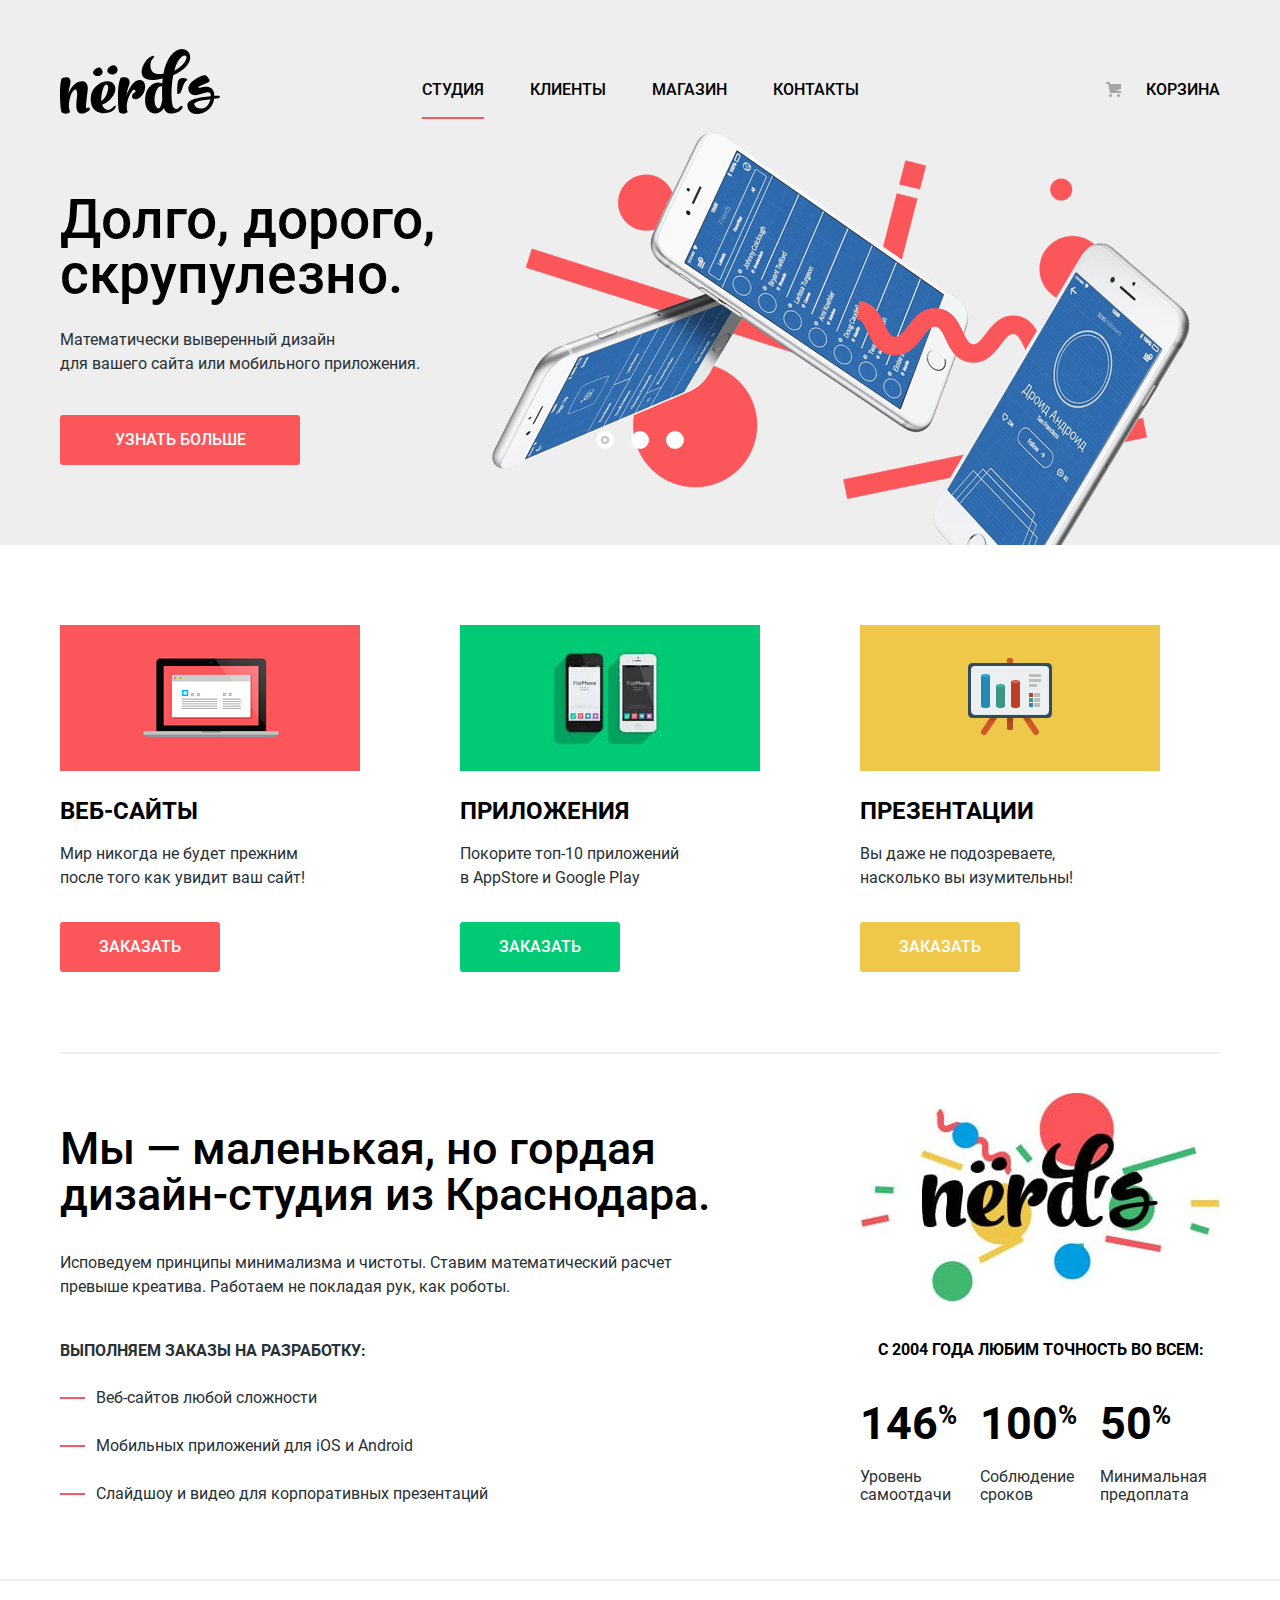
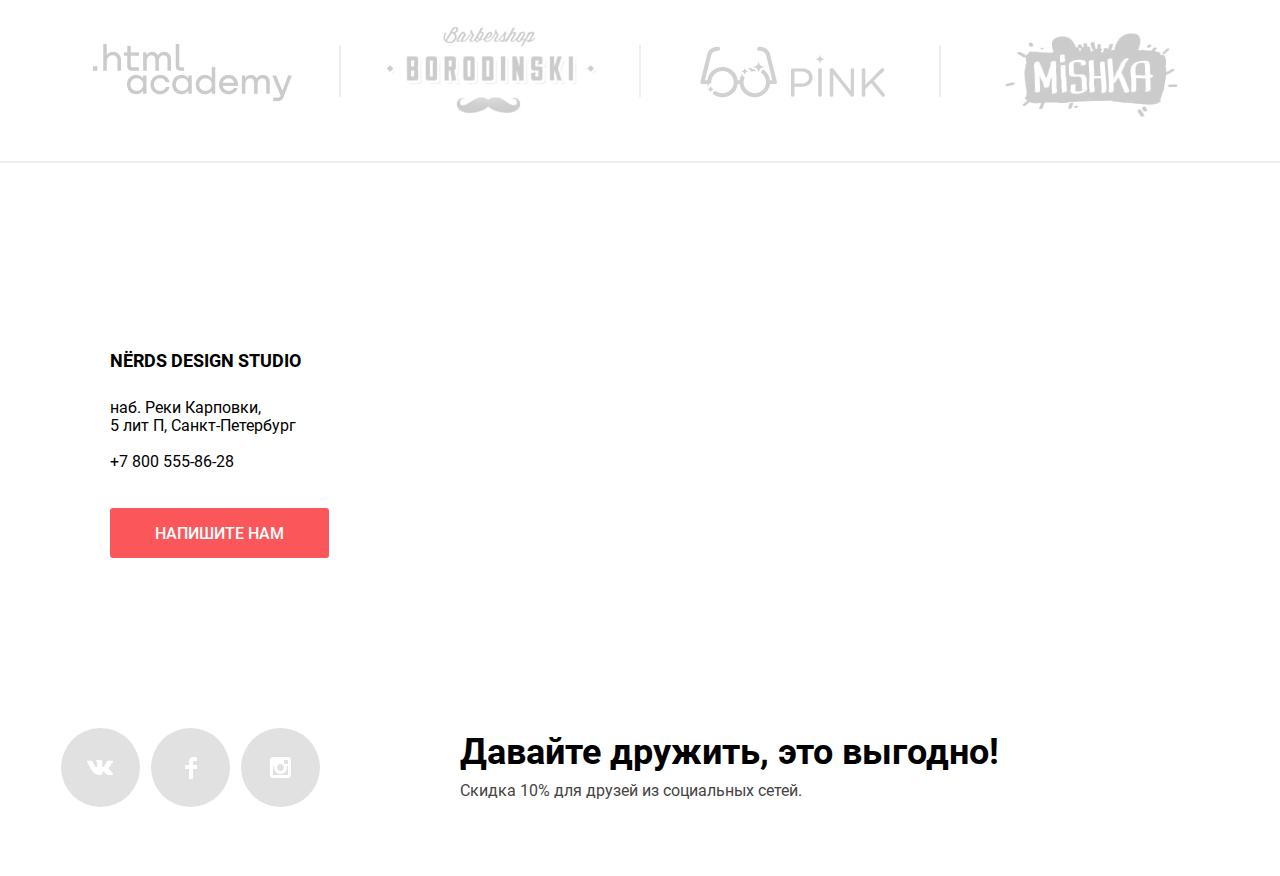
<file: index.html>
<!DOCTYPE html>
<html class="page" lang="ru">
  <head>
    <meta charset="utf-8">
    <meta name="viewport" content="width=device-width, initial-scale=1.0">
    <meta http-equiv="X-UA-Compatible" content="ie=edge">
    <link rel="icon" href="favicon.ico">
    <link rel="icon" href="favicons/icon.svg" type="image/svg+xml">
    <link rel="apple-touch-icon" href="favicons/apple.png">
    <link rel="manifest" href="manifest.webmanifest">
    <title>Nerds</title>
    <link href="css/normalize.css" rel="stylesheet">
    <link href="css/style.min.css" rel="stylesheet">
  </head>
  <body class="page-body">
    <header class="main-header">
      <div class="container main-header__container">
        <a class="logo main-header__logo">
          <img class="logo__image" src="img/logo-nerds.svg" width="160" height="66" alt="Логотип Nerds">
        </a>
        <nav class="main-header__nav">
          <ul class="links">
            <li class="links__item">
              <a class="links__link links__item--active" href="blank.html">Студия</a>
            </li>
            <li class="links__item">
              <a class="links__link" href="blank.html">Клиенты</a>
            </li>
            <li class="links__item">
              <a class="links__link" href="catalog.html">Магазин</a>
            </li>
            <li class="links__item">
              <a class="links__link" href="blank.html">Контакты</a>
            </li>
          </ul>
        </nav>
        <div class="main-header__user-block">
          <ul class="links">
            <li class="links__item links__item--cart">
              <a class="links__link" href="blank.html">Корзина</a>
            </li>
          </ul>
        </div>
      </div>
    </header>
    <main class="main-content">
      <h1 class="visually-hidden">Дизайн-студия Nёrds</h1>
      <section class="slider main-content__slider">
        <div class="container slider__container">
          <h2 class="visually-hidden">Блок слайдера</h2>
          <ul class="slider__list">
            <li class="slider__item slider__item--first">
              <div class="slider__inner-text">
                <p class="slider__title">Долго, дорого, скрупулезно.</p>
                <p class="slider__text">Математически выверенный дизайн<br> для вашего сайта или мобильного приложения.</p>
                <a class="button slider__button" href="blank.html">Узнать больше</a>
              </div>
            </li>
            <li class="slider__item slider__item--second visually-hidden">
              <div class="slider__inner-text">
                <p class="slider__title slider__title--math">Любим математику как никто другой</p>
                <p class="slider__text slider__text--math">Никакого креатива, только математические формулы<br> для расчета идеальных пропорций</p>
                <a class="button slider__button" href="blank.html">Узнать больше</a>
              </div>
            </li>
            <li class="slider__item slider__item--third visually-hidden">
              <div class="slider__inner-text">
                <p class="slider__title slider__title--math">Только ночь,<br> только хардкор</p>
                <p class="slider__text slider__text--math">Работать днем, как все? Мы против этого.<br> Ближе к полуночи работа только начинается.</p>
                <a class="button slider__button" href="blank.html">Узнать больше</a>
              </div>
            </li>
          </ul>
          <ul class="slider__controls-list">
            <li class="slider__control-item slider__control-item--active" tabindex="0"></li>
            <li class="slider__control-item" tabindex="0"></li>
            <li class="slider__control-item" tabindex="0"></li>
          </ul>
        </div>
      </section>
      <section class="products main-content__products">
        <div class="container">
          <h2 class="visually-hidden">Наша продукция</h2>
          <ul class="products__list">
            <li class="products__item products__item--sites">
              <p class="products__title">Веб-сайты</p>
              <p class="products__text">Мир никогда не будет прежним<br> после того как увидит ваш сайт!</p>
              <a class="button products__button button--products-red" href="catalog.html">Заказать</a>
            </li>
            <li class="products__item products__item--applications">
              <p class="products__title">Приложения</p>
              <p class="products__text">Покорите топ-10 приложений<br> в AppStore и Google Play</p>
              <a class="button products__button button--products-green" href="catalog.html">Заказать</a>
            </li>
            <li class="products__item products__item--presentations">
              <p class="products__title">Презентации</p>
              <p class="products__text">Вы даже не подозреваете,<br> насколько вы изумительны!</p>
              <a class="button products__button button--products-yellow" href="catalog.html">Заказать</a>
            </li>
          </ul>
        </div>
      </section>
      <section class="info main-content__info">
        <div class="container info__container">
          <div class="info__left">
            <h2 class="visually-hidden">Информация о нас</h2>
            <p class="info__title">Мы — маленькая, но гордая<br> дизайн-студия из Краснодара.</p>
            <p class="info__text">Исповедуем принципы минимализма и чистоты. Ставим математический расчет<br> превыше креатива. Работаем не покладая рук, как роботы.</p>
            <p class="info__list-caption">Выполняем заказы на разработку:</p>
            <ul class="info__list">
              <li class="info__item">Веб-сайтов любой сложности</li>
              <li class="info__item">Мобильных приложений для iOS и Android</li>
              <li class="info__item">Слайдшоу и видео для корпоративных презентаций</li>
            </ul>
          </div>
          <div class="info__right">
            <img class="info__logo" src="img/logo-additional.jpg" width="360" height="208" alt="Логотип nerds">
            <p class="info__numbers-caption">с 2004 года любим точность во всем:</p>
            <ul class="info__numbers-list">
              <li class="info__number-item">
                <p class="info__number">146<span class="info__number-percent">%</span></p>
                <p class="info__number-text">Уровень самоотдачи</p>
              </li>
              <li class="info__number-item">
                <p class="info__number">100<span class="info__number-percent">%</span></p>
                <p class="info__number-text">Соблюдение сроков</p>
              </li>
              <li class="info__number-item">
                <p class="info__number">50<span class="info__number-percent">%</span></p>
                <p class="info__number-text">Минимальная предоплата</p>
              </li>
            </ul>
          </div>
        </div>
      </section>
      <section class="portfolio">
        <h2 class="visually-hidden">Наши партнеры</h2>
        <div class="container portfolio__container">
          <ul class="portfolio__list">
            <li class="portfolio__item">
              <a class="portfolio__link portfolio__link--htmlacademy" href="blank.html">
                <img class="portfolio__logo" src="img/logo-htmlacademy.jpg" width="199" height="58" alt="Логотип htmlacademy">
              </a>
            </li>
            <li class="portfolio__item">
              <a class="portfolio__link portfolio__link--borodinski" href="blank.html">
                <img class="portfolio__logo" src="img/logo-borodinski.jpg" width="209" height="90" alt="Логотип borodinski">
              </a>
            </li>
            <li class="portfolio__item">
              <a class="portfolio__link portfolio__link--pink" href="blank.html">
                <img class="portfolio__logo" src="img/logo-pink.jpg" width="185" height="52" alt="Логотип pink">
              </a>
            </li>
            <li class="portfolio__item">
              <a class="portfolio__link portfolio__link--mishka" href="blank.html">
                <img class="portfolio__logo" src="img/logo-mishka.jpg" width="173" height="84" alt="Логотип mishka">
              </a>
            </li>
          </ul>
        </div>
      </section>
    </main>
    <footer class="main-footer">
      <section class="contacts main-footer__contacts">
        <h2 class="visually-hidden">Наши контакты</h2>
        <div class="contacts__inner">
          <p class="contacts__title">Nёrds Design Studio</p>
          <p class="contacts__text">наб. Реки Карповки,<br> 5 лит П, Санкт-Петербург</p>
          <p class="contacts__text">+7 800 555-86-28</p>
          <a class="button contacts__button button--contacts" href="blank.html">Напишите нам</a>
        </div>
        <iframe class="contacts__map" src="https://www.google.com/maps/embed?pb=!1m18!1m12!1m3!1d1996.835460050526!2d30.31569726044332!3d59.968052806642625!2m3!1f0!2f0!3f0!3m2!1i1024!2i768!4f13.1!3m3!1m2!1s0x4696315bc48a26c9%3A0x8a49e1486716f5b1!2z0L3QsNCxLiBQ0LXQutC4INCa0LDRgNC_0L7QstC60LgsIDXQnywg0KHQsNC90LrRgi3Qn9C10YLQtdGA0LHRg9GA0LMsIDE5NzAyMg!5e0!3m2!1sru!2sru!4v1665138593999!5m2!1sru!2sru" allowfullscreen="" loading="lazy" referrerpolicy="no-referrer-when-downgrade"></iframe>
      </section>
      <div class="container main-footer__container">
        <section class="socials main-footer__socials">
          <h2 class="visually-hidden">Мы в социальных сетях</h2>
          <ul class="socials__list">
            <li class="socials__item">
              <a class="socials__link socials__link--vk" href="https://vk.com" aria-label="vk.com">vk.com</a>
            </li>
            <li class="socials__item">
              <a class="socials__link socials__link--fb" href="https://facebook.com" aria-label="facebook.com">facebook.com</a>
            </li>
            <li class="socials__item">
              <a class="socials__link socials__link--inst" href="https://instagram.com" aria-label="instagram.com">instagram.com</a>
            </li>
          </ul>
        </section>
        <section class="special-offer main-footer__special-offer">
          <h2 class="visually-hidden">Специальное предложение</h2>
          <p class="special-offer__title">Давайте дружить, это выгодно!</p>
          <p class="special-offer__text">Скидка 10% для друзей из социальных сетей.</p>
        </section>
      </div>
    </footer>
    <section class="popup visually-hidden">
      <h2 class="popup__title">Напишите нам</h2>
      <div class="popup__close" tabindex="0"></div>
      <form class="popup__form" action="https://echo.htmlacademy.ru" method="post">
        <div class="popup__wrap">
          <p class="popup__label">Ваше имя:</p>
          <input class="popup__input" type="text" name="your-name" placeholder="Имя Фамилия" required>
        </div>
        <div class="popup__wrap">
          <p class="popup__label">Ваш email:</p>
          <input class="popup__input" type="email" name="your-email" placeholder="email@example.com" required>
        </div>
        <div class="popup__wrap">
          <p class="popup__label">Текст письма:</p>
          <textarea class="popup__textarea" placeholder="В свободной форме" required></textarea>
        </div>
        <button class="button button--submit popup__submit" type="submit">Отправить</button>
      </form>
    </section>
    <script src="js/script.min.js"></script>
  </body>
</html>
</file>
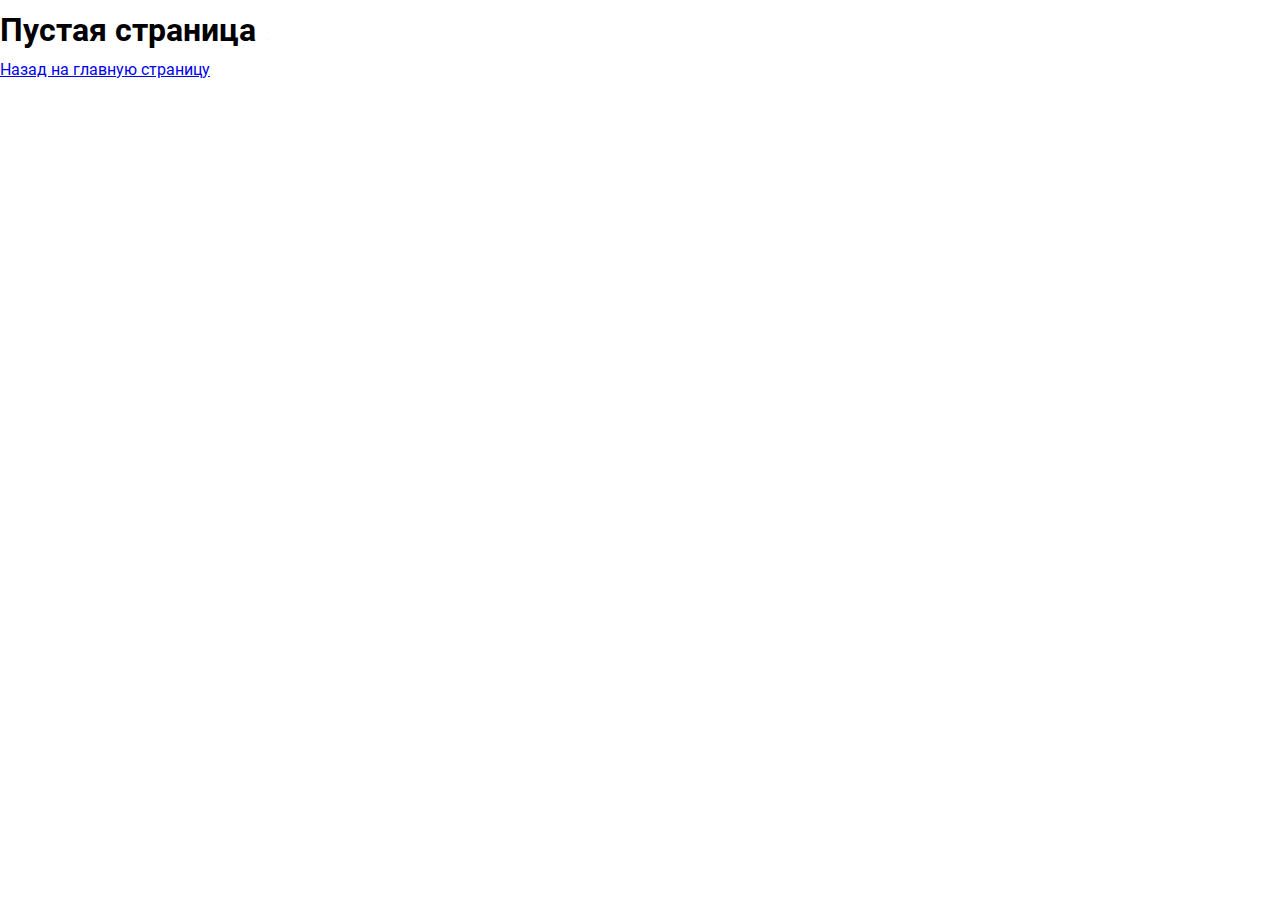
<file: blank.html>
<!DOCTYPE html>
<html class="page" lang="ru">
  <head>
    <meta charset="utf-8">
    <meta name="viewport" content="width=device-width, initial-scale=1.0">
    <meta http-equiv="X-UA-Compatible" content="ie=edge">
    <link rel="icon" href="favicon.ico">
    <link rel="icon" href="favicons/icon.svg" type="image/svg+xml">
    <link rel="apple-touch-icon" href="favicons/apple.png">
    <link rel="manifest" href="manifest.webmanifest">
    <title>Nerds</title>
    <link href="css/normalize.css" rel="stylesheet">
    <link href="css/style.min.css" rel="stylesheet">
  </head>
  <body class="page-body">
    <h1>Пустая страница</h1>
    <a href="index.html">Назад на главную страницу</a>
  </body>
</html>
</file>
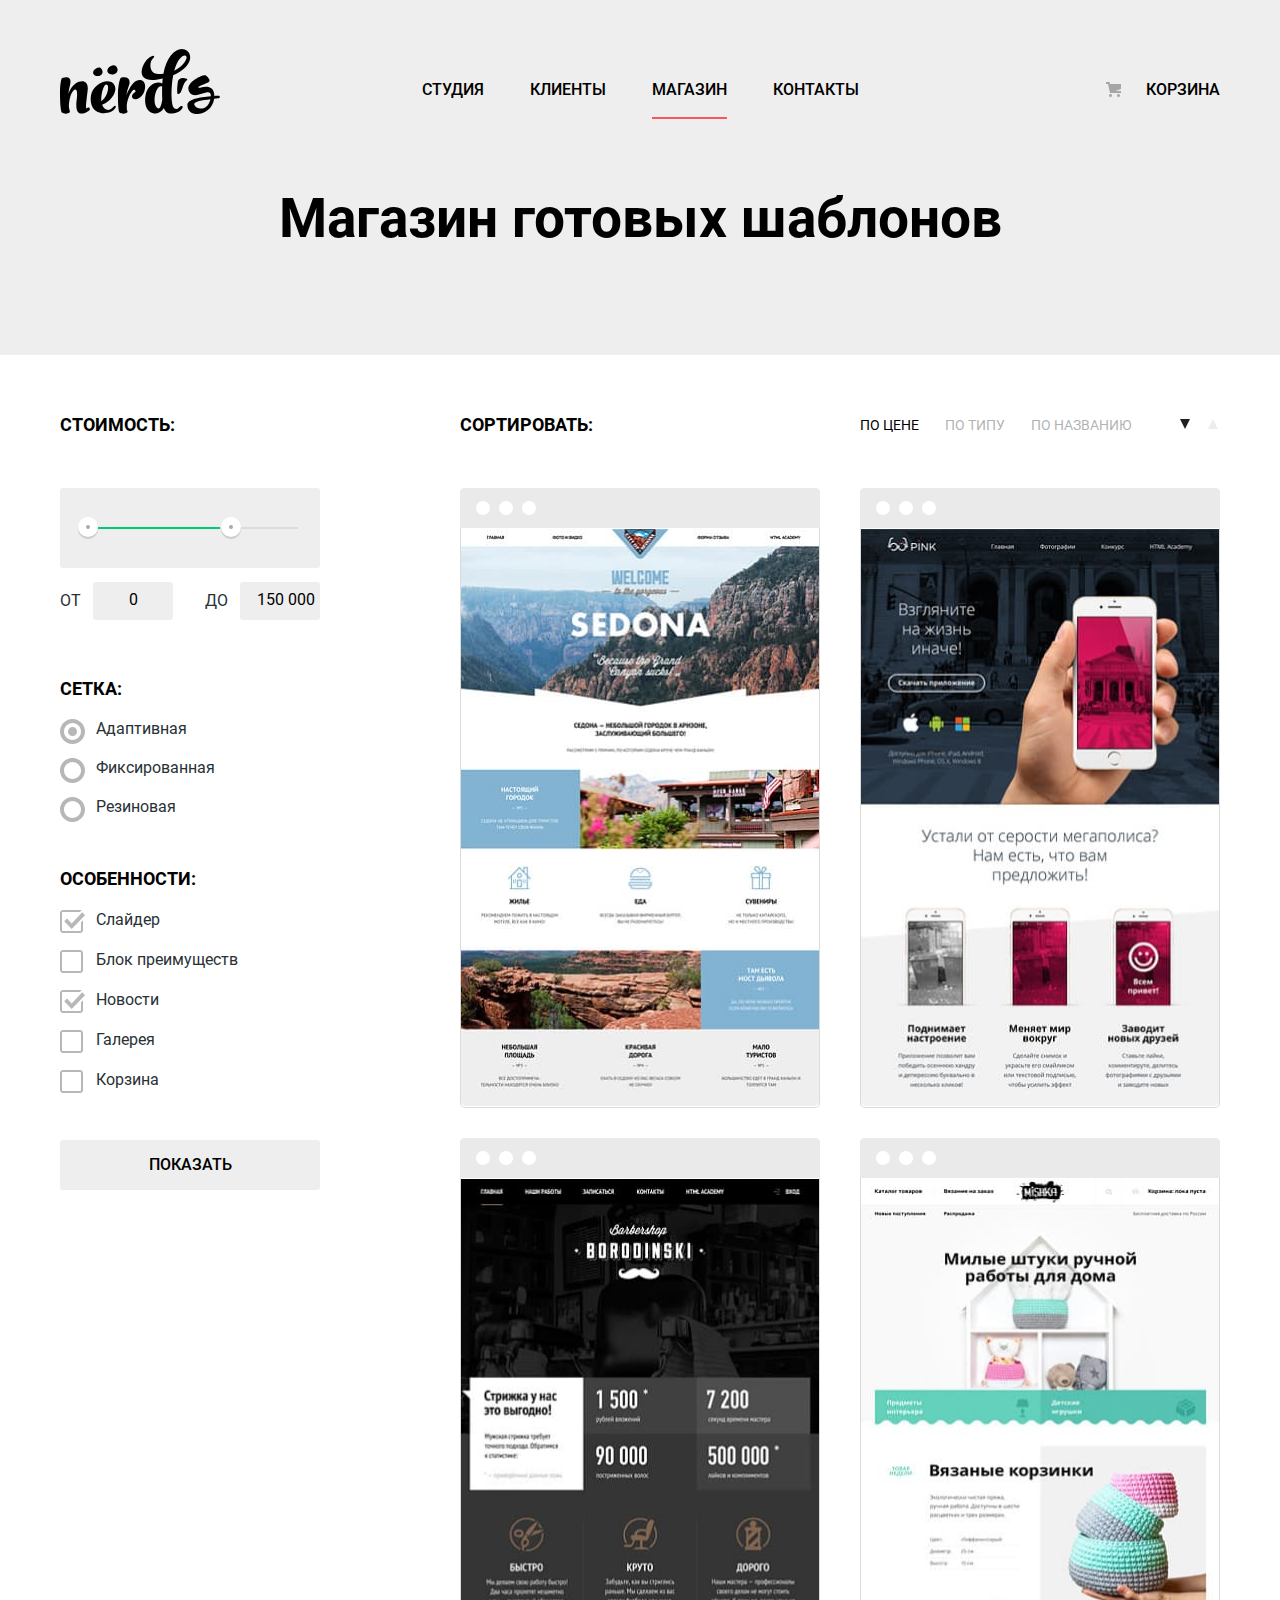
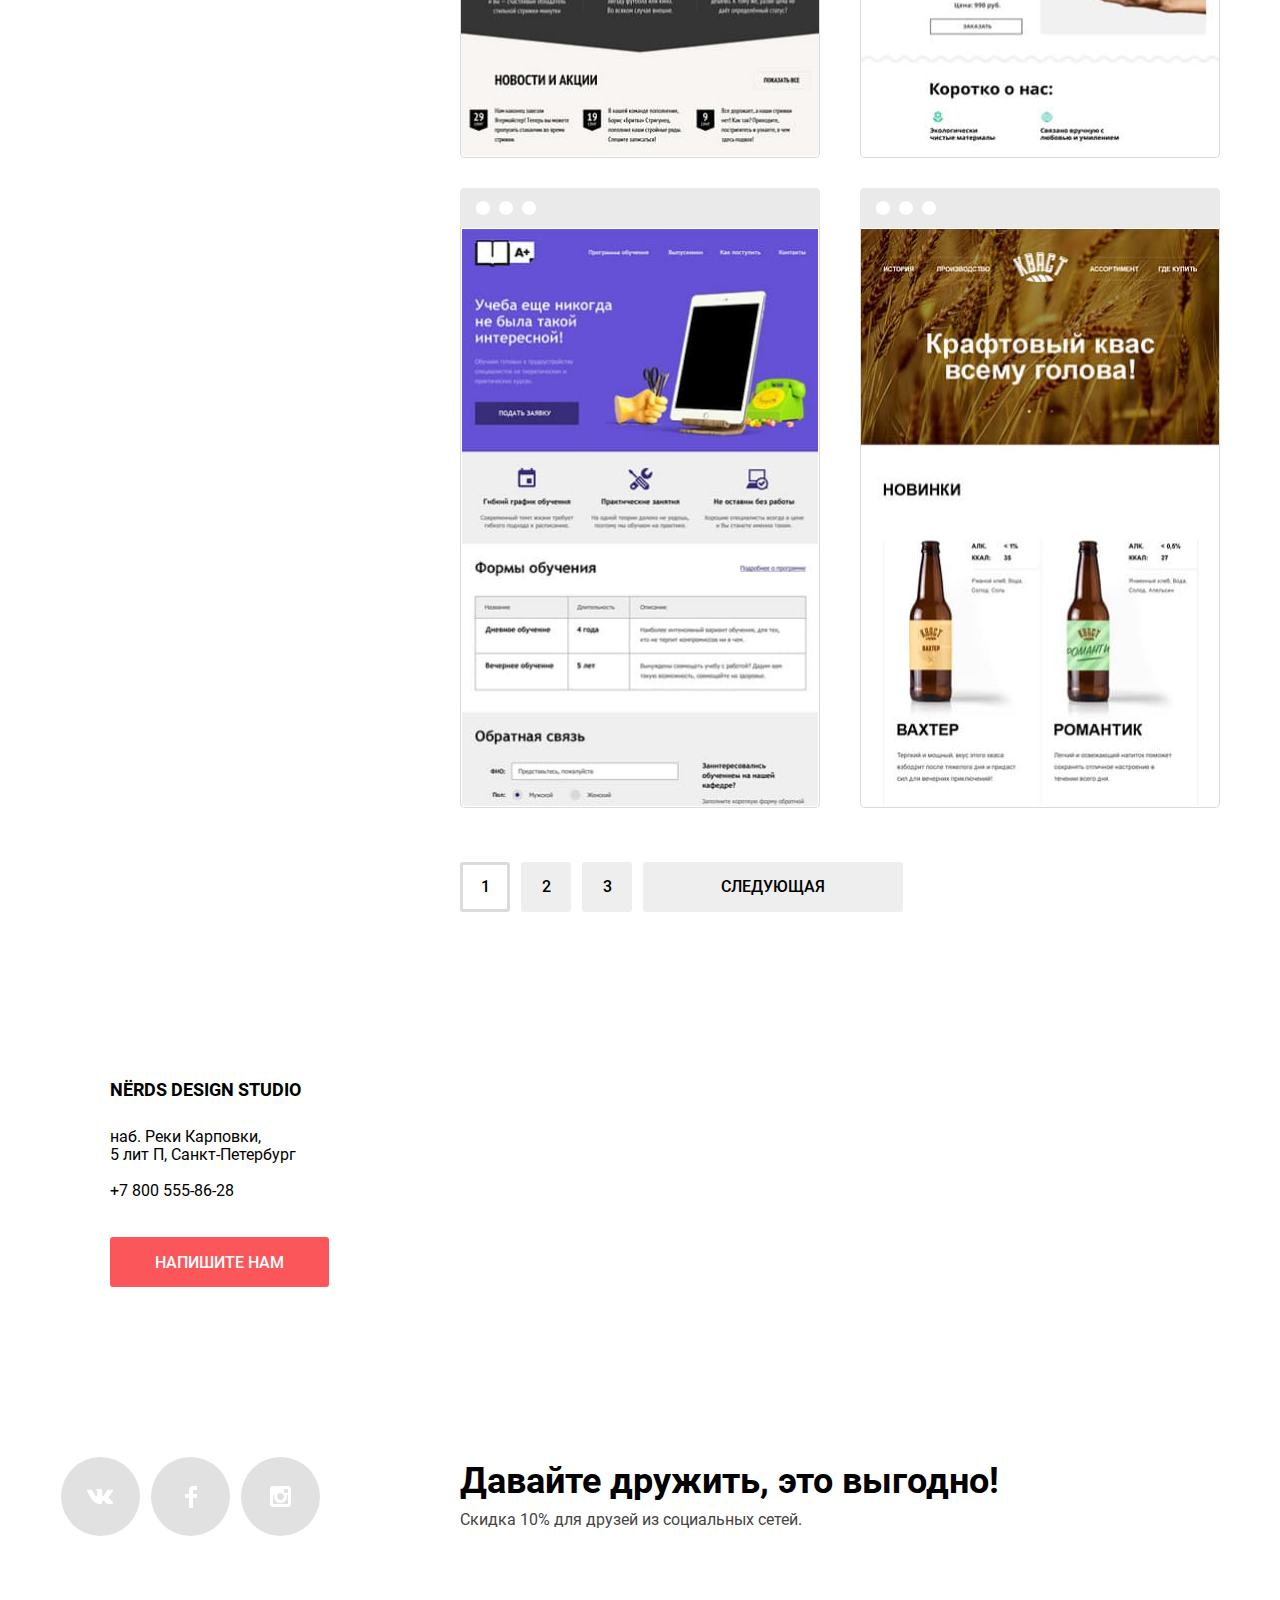
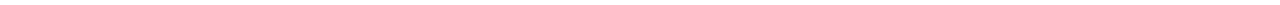
<file: catalog.html>
<!DOCTYPE html>
<html class="page" lang="ru">
  <head>
    <meta charset="utf-8">
    <meta name="viewport" content="width=device-width, initial-scale=1.0">
    <meta http-equiv="X-UA-Compatible" content="ie=edge">
    <link rel="icon" href="favicon.ico">
    <link rel="icon" href="favicons/icon.svg" type="image/svg+xml">
    <link rel="apple-touch-icon" href="favicons/apple.png">
    <link rel="manifest" href="manifest.webmanifest">
    <title>Nerds</title>
    <link href="css/normalize.css" rel="stylesheet">
    <link href="css/style.min.css" rel="stylesheet">
  </head>
  <body class="page-body">
    <header class="main-header main-header--catalog">
      <div class="container main-header__container">
        <a class="logo main-header__logo" href="index.html">
          <img class="logo__image" src="img/logo-nerds.svg" width="160" height="66" alt="Логотип Nerds">
        </a>
        <nav class="main-header__nav">
          <ul class="links">
            <li class="links__item">
              <a class="links__link" href="index.html">Студия</a>
            </li>
            <li class="links__item">
              <a class="links__link" href="blank.html">Клиенты</a>
            </li>
            <li class="links__item">
              <a class="links__link links__item--active" href="catalog.html">Магазин</a>
            </li>
            <li class="links__item">
              <a class="links__link" href="blank.html">Контакты</a>
            </li>
          </ul>
        </nav>
        <div class="main-header__user-block">
          <ul class="links">
            <li class="links__item links__item--cart">
              <a class="links__link" href="blank.html">Корзина</a>
            </li>
          </ul>
        </div>
      </div>
    </header>
    <main class="main-content main-content--catalog">
        <div class="page-title">
          <h1 class="page-title__title">Магазин готовых шаблонов</h1>
        </div>
        <div class="container main-content__container">
          <section class="filter main-content__left">
            <h2 class="visually-hidden">Фильтр товаров</h2>
            <form class="filter__form" action="https://echo.htmlacademy.ru" method="get">
              <fieldset class="filter__fieldset filter__fieldset--range">
                <legend class="filter__legend filter__legend--range">Стоимость:</legend>
                <div class="range filter__range">
                  <div class="range__block">
                    <div class="range__line">
                      <span class="range__toggler range__toggler--from"></span>
                      <span class="range__toggler range__toggler--to"></span>
                    </div>
                  </div>
                  <div class="range__number range__number--from">
                    <span class="range__text">От</span>
                    <input class="range__input range__input--from" type="text" value="0">
                  </div>
                  <div class="range__number range__number--to">
                    <span class="range__text">До</span>
                    <input class="range__input range__input--to" type="text" value="150 000">
                  </div>
                </div>
              </fieldset>
              <fieldset class="filter__fieldset filter__fieldset--layout">
                <legend class="filter__legend filter__legend--layout">Сетка:</legend>
                <div class="filter__input-wrap filter__input-wrap--radio">
                  <input class="filter__input filter__input--radio" type="radio" name="layout" id="adaptive" value="adaptive" checked>
                  <label class="filter__label filter__label--radio" for="adaptive">Адаптивная</label>
                </div>
                <div class="filter__input-wrap filter__input-wrap--radio">
                  <input class="filter__input filter__input--radio" type="radio" name="layout" id="fixed" value="fixed">
                  <label class="filter__label filter__label--radio" for="fixed">Фиксированная</label>
                </div>
                <div class="filter__input-wrap filter__input-wrap--radio">
                  <input class="filter__input filter__input--radio" type="radio" name="layout" id="ribbon" value="ribbon">
                  <label class="filter__label filter__label--radio" for="ribbon">Резиновая</label>
                </div>
              </fieldset>
              <fieldset class="filter__fieldset filter__fieldset--features">
                <legend class="filter__legend filter__legend--features">Особенности:</legend>
                <div class="filter__input-wrap filter__input-wrap--checkbox">
                  <input class="filter__input filter__input--checkbox" type="checkbox" name="slider" id="slider" value="slider" checked>
                  <label class="filter__label filter__label--checkbox" for="slider">Слайдер</label>
                </div>
                <div class="filter__input-wrap filter__input-wrap--checkbox">
                  <input class="filter__input filter__input--checkbox" type="checkbox" name="benefits" id="benefits" value="benefits">
                  <label class="filter__label filter__label--checkbox" for="benefits">Блок преимуществ</label>
                </div>
                <div class="filter__input-wrap filter__input-wrap--checkbox">
                  <input class="filter__input filter__input--checkbox" type="checkbox" name="news" id="news" value="news" checked>
                  <label class="filter__label filter__label--checkbox" for="news">Новости</label>
                </div>
                <div class="filter__input-wrap filter__input-wrap--checkbox">
                  <input class="filter__input filter__input--checkbox" type="checkbox" name="gallery" id="gallery" value="gallery">
                  <label class="filter__label filter__label--checkbox" for="gallery">Галерея</label>
                </div>
                <div class="filter__input-wrap filter__input-wrap--checkbox">
                  <input class="filter__input filter__input--checkbox" type="checkbox" name="cart" id="cart" value="cart">
                  <label class="filter__label filter__label--checkbox" for="cart">Корзина</label>
                </div>
              </fieldset>
              <button class="button filter__button button--filter">Показать</button>
            </form>
          </section>
          <div class="main-content__right">
            <section class="sorting main-content__sorting">
              <h2 class="sorting__title">Сортировать:</h2>
              <div class="sorting__options">
                <a class="sorting__option sorting__option--active" href="blank.html">По цене</a>
                <a class="sorting__option" href="blank.html">По типу</a>
                <a class="sorting__option" href="blank.html">По названию</a>
              </div>
              <div class="sorting__directions">
                <a class="sorting-direction sorting-direction--high-low sorting-direction--high-low-active" href="blank.html">От большего к меньшему</a>
                <a class="sorting-direction sorting-direction--low-high" href="blank.html">От меньшего к большему</a>
              </div>
            </section>
            <section class="templates main-content__templates">
              <h2 class="visually-hidden">Каталог продуктов</h2>
              <article class="template templates__item" tabindex="0">
                <div class="template__top">
                  <div class="template__circle"></div>
                  <div class="template__circle"></div>
                  <div class="template__circle"></div>
                </div>
                <img class="template__image" src="img/sedona-image.jpg" width="358" height="577" alt="Sedona">
                <div class="template__inner">
                  <h3 class="template__title">
                    <a class="template__link" href="blank.html">Sedona</a>
                  </h3>
                  <p class="template__text">Информационный сайт<br> для туристов</p>
                  <a class="button template__button button--template" href="blank.html">9 900 ₽</a>
                </div>
              </article>
              <article class="template templates__item" tabindex="0">
                <div class="template__top">
                  <div class="template__circle"></div>
                  <div class="template__circle"></div>
                  <div class="template__circle"></div>
                </div>
                <img class="template__image" src="img/pink-image.jpg" width="358" height="577" alt="Pink">
                <div class="template__inner">
                  <h3 class="template__title">
                    <a class="template__link" href="blank.html">Pink App</a>
                  </h3>
                  <p class="template__text">Продуктовый лендинг<br> приложения для iOS и Android</p>
                  <a class="button template__button button--template" href="blank.html">9 900 ₽</a>
                </div>
              </article>
              <article class="template templates__item" tabindex="0">
                <div class="template__top">
                  <div class="template__circle"></div>
                  <div class="template__circle"></div>
                  <div class="template__circle"></div>
                </div>
                <img class="template__image" src="img/barbershop-image.jpg" width="358" height="577" alt="Barbershop">
                <div class="template__inner">
                  <h3 class="template__title">
                    <a class="template__link" href="blank.html">Barbershop</a>
                  </h3>
                  <p class="template__text">Сайт салона красоты.<br> Для мужчин, да.</p>
                  <a class="button template__button button--template" href="blank.html">9 900 ₽</a>
                </div>
              </article>
              <article class="template templates__item" tabindex="0">
                <div class="template__top">
                  <div class="template__circle"></div>
                  <div class="template__circle"></div>
                  <div class="template__circle"></div>
                </div>
                <img class="template__image" src="img/mishka-image.jpg" width="358" height="577" alt="Mishka">
                <div class="template__inner">
                  <h3 class="template__title">
                    <a class="template__link" href="blank.html">Mishka</a>
                  </h3>
                  <p class="template__text">Интернет-магазин<br> вязаных игрушек</p>
                  <a class="button template__button button--template" href="blank.html">9 900 ₽</a>
                </div>
              </article>
              <article class="template templates__item" tabindex="0">
                <div class="template__top">
                  <div class="template__circle"></div>
                  <div class="template__circle"></div>
                  <div class="template__circle"></div>
                </div>
                <img class="template__image" src="img/aplus-image.jpg" width="358" height="577" alt="A Plus">
                <div class="template__inner">
                  <h3 class="template__title">
                    <a class="template__link" href="blank.html">A Plus</a>
                  </h3>
                  <p class="template__text">Лендинг курсов повышения<br> квалификации</p>
                  <a class="button template__button button--template" href="blank.html">9 900 ₽</a>
                </div>
              </article>
              <article class="template templates__item" tabindex="0">
                <div class="template__top">
                  <div class="template__circle"></div>
                  <div class="template__circle"></div>
                  <div class="template__circle"></div>
                </div>
                <img class="template__image" src="img/kvast-image.jpg" width="358" height="577" alt="Кваст">
                <div class="template__inner">
                  <h3 class="template__title">
                    <a class="template__link" href="blank.html">Кваст</a>
                  </h3>
                  <p class="template__text">Промо-сайт производителя<br> крафтового кваса</p>
                  <a class="button template__button button--template" href="blank.html">9 900 ₽</a>
                </div>
              </article>
            </section>
            <section class="pagination main-content__pagination">
              <h2 class="visually-hidden">Постраничная навигация</h2>
              <ul class="pagination__list">
                <li class="pagination__item">
                  <a class="pagination__link pagination__link--active">1</a>
                </li>
                <li class="pagination__item">
                  <a class="pagination__link" href="blank.html">2</a>
                </li>
                <li class="pagination__item">
                  <a class="pagination__link" href="blank.html">3</a>
                </li>
                <li class="pagination__item">
                  <a class="pagination__link pagination__link--button" href="blank.html">Следующая</a>
                </li>
              </ul>
            </section>
          </div>
        </div>
      </main>
    <footer class="main-footer">
      <section class="contacts main-footer__contacts">
        <h2 class="visually-hidden">Наши контакты</h2>
        <div class="contacts__inner">
          <p class="contacts__title">Nёrds Design Studio</p>
          <p class="contacts__text">наб. Реки Карповки,<br> 5 лит П, Санкт-Петербург</p>
          <p class="contacts__text">+7 800 555-86-28</p>
          <a class="button contacts__button button--contacts" href="blank.html">Напишите нам</a>
        </div>
        <iframe class="contacts__map" src="https://www.google.com/maps/embed?pb=!1m18!1m12!1m3!1d1996.835460050526!2d30.31569726044332!3d59.968052806642625!2m3!1f0!2f0!3f0!3m2!1i1024!2i768!4f13.1!3m3!1m2!1s0x4696315bc48a26c9%3A0x8a49e1486716f5b1!2z0L3QsNCxLiBQ0LXQutC4INCa0LDRgNC_0L7QstC60LgsIDXQnywg0KHQsNC90LrRgi3Qn9C10YLQtdGA0LHRg9GA0LMsIDE5NzAyMg!5e0!3m2!1sru!2sru!4v1665138593999!5m2!1sru!2sru" allowfullscreen="" loading="lazy" referrerpolicy="no-referrer-when-downgrade"></iframe>
      </section>
      <div class="container main-footer__container">
        <section class="socials main-footer__socials">
          <h2 class="visually-hidden">Мы в социальных сетях</h2>
          <ul class="socials__list">
            <li class="socials__item">
              <a class="socials__link socials__link--vk" href="https://vk.com" aria-label="vk.com">vk.com</a>
            </li>
            <li class="socials__item">
              <a class="socials__link socials__link--fb" href="https://facebook.com" aria-label="facebook.com">facebook.com</a>
            </li>
            <li class="socials__item">
              <a class="socials__link socials__link--inst" href="https://instagram.com" aria-label="instagram.com">instagram.com</a>
            </li>
          </ul>
        </section>
        <section class="special-offer main-footer__special-offer">
          <h2 class="visually-hidden">Специальное предложение</h2>
          <p class="special-offer__title">Давайте дружить, это выгодно!</p>
          <p class="special-offer__text">Скидка 10% для друзей из социальных сетей.</p>
        </section>
      </div>
    </footer>
    <section class="popup visually-hidden">
      <h2 class="popup__title">Напишите нам</h2>
      <div class="popup__close" tabindex="0"></div>
      <form class="popup__form" action="https://echo.htmlacademy.ru" method="post">
        <div class="popup__wrap">
          <p class="popup__label">Ваше имя:</p>
          <input class="popup__input" type="text" name="your-name" placeholder="Имя Фамилия" required>
        </div>
        <div class="popup__wrap">
          <p class="popup__label">Ваш email:</p>
          <input class="popup__input" type="email" name="your-email" placeholder="email@example.com" required>
        </div>
        <div class="popup__wrap">
          <p class="popup__label">Текст письма:</p>
          <textarea class="popup__textarea" placeholder="В свободной форме" required></textarea>
        </div>
        <button class="button button--submit popup__submit" type="submit">Отправить</button>
      </form>
    </section>
    <script src="js/script.min.js"></script>
  </body>
</html>
</file>
<file: css/style.min.css>
@font-face {font-family: "Roboto";font-weight: 400;font-style: normal;font-display: swap;src: url("../fonts/roboto.woff2") format("woff2"), url("../fonts/roboto.woff") format("woff");}@font-face {font-family: "Roboto";font-weight: 500;font-style: normal;font-display: swap;src: url("../fonts/robotomedium.woff2") format("woff2"), url("../fonts/robotomedium.woff") format("woff");}@font-face {font-family: "Roboto";font-weight: 700;font-style: normal;font-display: swap;src: url("../fonts/robotobold.woff2") format("woff2"), url("../fonts/robotobold.woff") format("woff");}:root {--white-color: #ffffff;--black-color: #000000;--gray-color1: #eeeeee;--gray-color2: #444444;--gray-color3: #e1e1e1;--gray-color4: #283136;--gray-color5: #c1c1c1;--gray-color6: #d7dcdf;--gray-color7: #ababab;--gray-color8: #dfdfdf;--gray-color9: #d5d5d5;--gray-color10: #a6a6a6;--gray-color11: #231f20;--gray-color12: #e2e2e2;--gray-color13: #e9e9e9;--gray-color14: #666666;--gray-color15: #4d4d4d;--gray-color16: #dadada;--gray-color17: #eaeaea;--gray-color18: #dbdbdb;--gray-color19: #d7dcde;--gray-color20: #b4b9bb;--red-color1: #fb565a;--red-color2: #e74246;--red-color3: #d7373b;--green-color1: #00ca74;--green-color2: #00bc6c;--green-color3: #00aa62;--yellow-color1: #efc849;--yellow-color2: #eab534;--yellow-color3: #e5a722;--button-text-active-color1: rgba(255, 255, 255, 0.3);--button-submit-active-color1: rgba(0, 0, 0, 0.3);--shadow-color1: inset 0px 3px 0px rgba(0, 1, 1, 0.1);}.visually-hidden:not(:focus):not(:active) {position: absolute;width: 1px;height: 1px;margin: -1px;border: 0;padding: 0;white-space: nowrap;clip-path: inset(100%);clip: rect(0 0 0 0);overflow: hidden;}.page {height: 100%;}.page-body {margin: 0;font-family: "Roboto", sans-serif;font-size: 16px;line-height: 18px;font-weight: 400;min-height: 100%;display: grid;grid-template-rows: min-content 1fr min-content;align-content: start;position: relative;}.container {width: 1160px;padding-left: 10px;padding-right: 10px;margin: auto;}.main-header {background: var(--gray-color1);}.main-header__container {display: flex;}.main-header__logo {margin-top: 48px;margin-right: 202px;}.main-header__nav {margin-top: 75px;max-width: 500px;}.main-header__user-block {margin-top: 75px;margin-left: auto;max-width: 300px;}.logo {width: 160px;height: 66px;}.logo:hover {opacity: 0.7;}.logo:active {opacity: 0.3;}.logo__image {width: 160px;height: 66px;object-fit: contain;max-width: 100%;}.links {margin: 0;padding: 0;list-style: none;display: flex;flex-wrap: wrap;}.links__item {margin-right: 46px;padding-bottom: 14px;position: relative;}.links__item:last-of-type {margin-right: 0;}.links__item--cart {padding-left: 40px;background: url("../img/icon-cart.svg") 0 7px no-repeat;}.links__item--active::before {content: "";position: absolute;bottom: 0;left: 0;width: 100%;height: 2px;background: var(--red-color1);}.links__link {line-height: 30px;font-weight: 500;color: var(--black-color);text-transform: uppercase;text-decoration: none;}.links__link:hover {color: var(--red-color1);}.links__link:active {color: var(--black-color);opacity: 0.3;}.main-footer__container {display: flex;align-items: flex-start;padding-top: 65px;padding-bottom: 58px;}.main-footer__socials {margin-left: 1px;margin-right: 129px;}.main-footer__special-offer {margin-top: 6px;}.socials {max-width: 360px;flex-shrink: 0;}.socials__list {list-style: none;margin: 0;padding: 0;display: flex;flex-wrap: wrap;}.socials__item {width: 79px;height: 79px;border-radius: 50%;margin-right: 11px;margin-bottom: 11px;}.socials__link {font-size: 0;width: 100%;height: 100%;background: var(--gray-color3);border-radius: 50%;position: relative;display: flex;justify-content: center;align-items: center;}.socials__link::before {content: "";position: absolute;background-position: 50% 50%;background-repeat: no-repeat;}.socials__link:active::before {opacity: 0.3;}.socials__link--vk::before {background-image: url("../img/icon-vk.svg");width: 27px;height: 15px;}.socials__link--fb::before {background-image: url("../img/icon-fb.svg");width: 12px;height: 22px;}.socials__link--inst::before {background-image: url("../img/icon-inst.svg");width: 21px;height: 21px;}.socials__link:hover {background: var(--red-color2);}.socials__link:active {background: var(--red-color3);box-shadow: var(--shadow-color1);}.special-offer__title {font-size: 36px;line-height: 36px;font-weight: 700;margin-top: 0;margin-bottom: 10px;}.special-offer__text {font-size: 16px;line-height: 22px;color: var(--gray-color2);margin-top: 0;margin-bottom: 0;}.main-content {margin-bottom: 80px;}.main-content--catalog {margin-bottom: 60px;}.main-content__slider {margin-bottom: 80px;}.main-content__container {display: flex;justify-content: space-between;}.main-content__sorting {margin-bottom: 48px;}.main-content__templates {margin-bottom: 24px;}.slider {background: var(--gray-color1);}.slider__container {position: relative;}.slider__list {list-style: none;margin: 0;padding: 0;}.slider__item {padding-top: 73px;padding-bottom: 80px;}.slider__item--first {background: url("../img/slider1-image.png") 99.4% 100% no-repeat;}.slider__item--second {background: url("../img/slider2-image.png") 99.4% 100% no-repeat;}.slider__item--third {background: url("../img/slider3-image.png") 99.3% 100% no-repeat;}.slider__inner-text {width: 560px;}.slider__title {font-size: 55px;line-height: 55px;font-weight: 500;margin-top: 0;margin-bottom: 26px;}.slider__title--math {margin-bottom: 37px;}.slider__text {margin-top: 0;margin-bottom: 39px;line-height: 24px;color: var(--gray-color4);}.slider__text--math {margin-bottom: 28px;}.slider__controls-list {list-style: none;margin: 0;padding: 0;position: absolute;left: calc(50% - 44px);bottom: 96px;width: 88px;height: 18px;display: flex;flex-wrap: wrap;justify-content: center;}.slider__control-item {border-radius: 50%;width: 18px;height: 18px;margin-right: 17px;margin-bottom: 17px;background: var(--white-color);position: relative;cursor: pointer;}.slider__control-item:nth-of-type(3n) {margin-right: 0;}.slider__control-item--active::before {content: "";width: 8px;height: 8px;border-radius: 50%;background: var(--white-color);position: absolute;top: 50%;left: 50%;margin-top: -4px;margin-left: -4px;box-shadow: 0px 0px 0px 2px var(--gray-color5) inset;}.button {display: block;box-sizing: border-box;text-align: center;font-weight: 500;color: var(--white-color);text-transform: uppercase;padding-top: 16px;padding-bottom: 16px;padding-left: 10px;padding-right: 10px;background: var(--red-color1);border-radius: 3px;text-decoration: none;width: 240px;border: none;}.button:hover {background: var(--red-color2);}.button:active {background: var(--red-color3);box-shadow: var(--shadow-color1);color: var(--button-text-active-color1);}.button--products-red {width: 160px;background: var(--red-color1);}.button--products-red:hover {background: var(--red-color2);}.button--products-red:active {background: var(--red-color3);box-shadow: var(--shadow-color1);color: var(--button-text-active-color1);}.button--products-green {width: 160px;background: var(--green-color1);}.button--products-green:hover {background: var(--green-color2);}.button--products-green:active {background: var(--green-color3);box-shadow: var(--shadow-color1);color: var(--button-text-active-color1);}.button--products-yellow {width: 160px;background: var(--yellow-color1);}.button--products-yellow:hover {background: var(--yellow-color2);}.button--products-yellow:active {background: var(--yellow-color3);box-shadow: var(--shadow-color1);color: var(--button-text-active-color1);}.button--contacts {width: 219px;padding-top: 17px;padding-bottom: 15px;}.button--filter {width: 260px;border: none;background: var(--gray-color1);color: var(--black-color);padding-bottom: 15px;}.button--filter:hover {background: var(--gray-color8);}.button--filter:active {background: var(--gray-color9);box-shadow: var(--shadow-color1);color: var(--button-submit-active-color1);}.button--template {width: 200px;margin: auto;}.button--template:active {color: var(--white-color);}.button--pagination {width: 260px;}.button--submit {width: 260px;}.products__list {list-style: none;margin: 0;padding: 0;display: flex;flex-wrap: wrap;border-bottom: 2px solid var(--gray-color1);}.products__item {width: 300px;margin-right: 100px;padding-top: 171px;margin-bottom: 80px;}.products__item:nth-of-type(3n) {margin-right: 60px;}.products__item--sites {background: url("../img/sites.jpg") 0% 0% no-repeat;}.products__item--applications {background: url("../img/applications.jpg") 0% 0% no-repeat;}.products__item--presentations {background: url("../img/presentations.jpg") 0% 0% no-repeat;}.products__title {font-size: 24px;line-height: 30px;font-weight: 700;text-transform: uppercase;margin-top: 0;margin-bottom: 16px;}.products__text {line-height: 24px;color: var(--gray-color4);margin-top: 0;margin-bottom: 32px;}.info__container {display: flex;padding-bottom: 49px;}.info__left {width: 760px;padding-right: 40px;padding-top: 72px;}.info__title {font-size: 45px;line-height: 46px;font-weight: 500;margin-top: 0;margin-bottom: 33px;}.info__text {line-height: 24px;color: var(--gray-color4);margin-top: 0;margin-bottom: 40px;}.info__list-caption {line-height: 24px;font-weight: 700;color: var(--gray-color4);text-transform: uppercase;margin-top: 0;margin-bottom: 23px;}.info__list {list-style: none;margin: 0;padding: 0;}.info__item {line-height: 24px;color: var(--gray-color4);padding-left: 36px;margin-top: 0;margin-bottom: 24px;position: relative;}.info__item::before {content: "";display: block;position: absolute;top: 11px;left: 0;width: 25px;height: 2px;background: var(--red-color1);}.info__right {flex-grow: 1;padding-top: 39px;}.info__logo {display: block;width: 360px;height: 208px;object-fit: contain;max-width: 100%;margin-bottom: 37px;}.info__numbers-caption {font-weight: 700;line-height: 24px;text-transform: uppercase;text-align: center;margin-left: 2px;margin-top: 0;margin-bottom: 30px;}.info__numbers-list {list-style: none;margin: 0;padding: 0;display: flex;flex-grow: 0;flex-shrink: 0;}.info__number-item {width: 120px;}.info__number {font-size: 45px;line-height: 64px;font-weight: 700;display: flex;margin-top: 0;margin-bottom: 12px;}.info__number-percent {font-size: 26px;line-height: 40px;font-weight: 700;margin-top: 3px;}.info__number-text {margin-top: 0;margin-bottom: 0;color: var(--gray-color4);}.portfolio {border-top: 2px solid var(--gray-color1);border-bottom: 2px solid var(--gray-color1);}.portfolio__list {list-style: none;margin: 0;padding: 0;display: flex;flex-wrap: wrap;}.portfolio__item {width: 300px;height: 180px;display: flex;justify-content: center;align-items: center;position: relative;}.portfolio__item:nth-of-type(4n)::before {display: none;}.portfolio__item:nth-of-type(4n + 1) {width: 280px;}.portfolio__item:nth-of-type(4n) {width: 280px;}.portfolio__item::before {content: "";position: absolute;top: 64px;right: -1px;width: 2px;height: 52px;background: var(--gray-color1);}.portfolio__link {opacity: 0.2;}.portfolio__link:hover {opacity: 1;}.portfolio__link:active {opacity: 0.1;}.portfolio__link--htmlacademy {margin-top: 4px;margin-left: -16px;}.portfolio__link--borodinski {margin-top: 2px;margin-left: 2px;}.portfolio__link--pink {margin-top: 2px;margin-left: 4px;}.portfolio__link--mishka {margin-top: 8px;margin-left: 22px;}.portfolio__logo {display: block;}.contacts {position: relative;}.contacts__inner {position: absolute;top: 54px;left: 50%;margin-left: -580px;width: 319px;box-sizing: border-box;background: var(--white-color);padding-top: 49px;padding-bottom: 47px;padding-left: 50px;padding-right: 50px;}.contacts__title {font-size: 18px;line-height: 30px;font-weight: 700;text-transform: uppercase;margin-top: 0;margin-bottom: 23px;}.contacts__text {margin-top: 0;margin-bottom: 18px;}.contacts__text:last-of-type {margin-bottom: 37px;}.contacts__button {margin-top: 0;margin-bottom: 0;}.contacts__map {width: 100%;height: 416px;border: none;}.page-title {background: var(--gray-color1);padding-top: 72px;padding-bottom: 109px;margin-bottom: 55px;}.page-title__title {width: 1160px;margin: auto;font-size: 55px;line-height: 55px;text-align: center;margin-top: 0;margin-bottom: 0;}.filter {width: 260px;}.filter__fieldset {margin: 0;padding: 0;border: 0;}.filter__fieldset--range {margin-bottom: 54px;}.filter__fieldset--layout {margin-bottom: 28px;}.filter__fieldset--features {margin-bottom: 30px;}.filter__legend {font-size: 18px;line-height: 30px;font-weight: 700;text-transform: uppercase;margin-top: 0;}.filter__legend--range {margin-bottom: 48px;}.filter__legend--layout {margin-bottom: 15px;}.filter__legend--features {margin-bottom: 16px;}.filter__input-wrap {display: flex;}.filter__input-wrap--radio {margin-bottom: 14px;min-height: 25px;}.filter__input-wrap--checkbox {margin-bottom: 17px;min-height: 23px;}.filter__input {appearance: none;}.filter__label {position: relative;}.filter__label::before {content: "";position: absolute;top: 0;left: 0;}.filter__label--radio::before {width: 25px;height: 25px;}.filter__label--checkbox::before {width: 25px;height: 23px;}.filter__input--radio + .filter__label::before {background: url("../img/radio-off.svg") 0 0 no-repeat;opacity: 0.4;}.filter__input--radio:checked + .filter__label::before {background: url("../img/radio-on.svg") 0 0 no-repeat;opacity: 0.4;}.filter__input--checkbox + .filter__label::before {background: url("../img/checkbox-off.svg") 0 0 no-repeat;opacity: 0.4;}.filter__input--checkbox:checked + .filter__label::before {background: url("../img/checkbox-on.svg") 0 0 no-repeat;opacity: 0.4;}.filter__input:hover + .filter__label::before {opacity: 1;}.filter__input:checked:hover + .filter__label::before {opacity: 1;}.filter__input:disabled + .filter__label::before {opacity: 0.1;}.filter__input:checked:disabled + .filter__label::before {opacity: 0.1;}.filter__input:focus + .filter__label::before {outline: 3px solid var(--black-color);}.filter__input:checked:focus + .filter__label::before {outline: 3px solid var(--black-color);}.filter__label {color: var(--gray-color4);line-height: 20px;padding-left: 36px;}.range {display: flex;flex-wrap: wrap;justify-content: space-between;}.range__block {width: 260px;height: 80px;border-radius: 3px;background: var(--gray-color1);position: relative;margin-bottom: 14px;}.range__line {width: 220px;height: 2px;background: var(--gray-color6);position: absolute;top: 39px;left: 18px;}.range__toggler {position: absolute;left: 0%;top: -10px;width: 20px;height: 20px;background: var(--white-color);border-radius: 50%;box-shadow: 0px 2px 1px rgba(0, 0, 0, 0.15);}.range__toggler::before {content: "";width: 4px;height: 4px;background: var(--gray-color7);position: absolute;top: 50%;left: 50%;margin-top: -2px;margin-left: -2px;border-radius: 50%;}.range__toggler--from {left: 0%;}.range__toggler--to {left: 64.8%;}.range__toggler--from::after {content: "";top: 10px;left: 100%;position: absolute;width: 122px;height: 2px;background: var(--green-color1);}.range__number {width: 130px;display: flex;align-items: center;justify-content: space-between;flex-shrink: 0;flex-grow: 0;color: var(--gray-color4);}.range__number--from {justify-content: left;}.range__number--to {justify-content: right;}.range__text {line-height: 22px;text-transform: uppercase;margin-right: 12px;}.range__input {width: 80px;box-sizing: border-box;padding-top: 9px;padding-bottom: 11px;padding-left: 5px;padding-right: 5px;border-radius: 3px;background: var(--gray-color1);border: none;text-align: center;}.range__input--to {padding-left: 16px;}.sorting {width: 760px;display: flex;align-items: center;}.sorting__title {font-size: 18px;line-height: 30px;font-weight: 700;text-transform: uppercase;margin-top: 0;margin-bottom: 0;margin-right: 267px;}.sorting__option {font-size: 14px;line-height: 18px;color: var(--black-color);text-transform: uppercase;text-decoration: none;opacity: 0.3;margin-right: 22px;}.sorting__option:hover {opacity: 0.6;}.sorting__option:active {opacity: 1;}.sorting__option--active {opacity: 1;}.sorting__directions {display: flex;margin-bottom: 2px;margin-left: auto;}.sorting-direction {font-size: 0;width: 0;height: 0;border-left: 5px solid transparent;border-right: 5px solid transparent;opacity: 0.2;}.sorting-direction--high-low {border-top: 10px solid var(--gray-color10);margin-right: 18px;}.sorting-direction--high-low:hover {opacity: 1;}.sorting-direction--high-low:active {border-top: 10px solid var(--gray-color11);}.sorting-direction--high-low-active {border-top: 10px solid var(--gray-color11);opacity: 1;}.sorting-direction--low-high {border-bottom: 10px solid var(--gray-color10);margin-right: 2px;}.sorting-direction--low-high:hover {opacity: 1;}.sorting-direction--low-high:active {border-bottom: 10px solid var(--gray-color11);}.sorting-direction--low-high--active {border-bottom: 10px solid var(--gray-color11);opacity: 1;}.templates {display: flex;flex-wrap: wrap;width: 760px;}.templates__item {margin-right: 40px;margin-bottom: 30px;}.templates__item:nth-of-type(2n) {margin-right: 0;}.template {width: 360px;height: 620px;box-sizing: border-box;position: relative;border-left: 1px solid var(--gray-color16);border-right: 1px solid var(--gray-color16);border-bottom: 1px solid var(--gray-color16);border-radius: 5px;}.template:hover {border-left: 1px solid var(--gray-color13);border-right: 1px solid var(--gray-color13);border-bottom: 1px solid var(--gray-color13);box-shadow: 0px 6px 15px rgba(0, 0, 0, 0.25);}.template:hover > .template__top {background: var(--gray-color15);}.template:hover > .template__inner {display: block;}.template:focus > .template__top {background: var(--gray-color15);}.template:focus > .template__inner {display: block;}.template__image {display: block;position: absolute;width: 358px;height: 577px;padding-top: 41px;border-radius: 5px;object-fit: contain;max-width: 100%;object-fit: contain;}.template__top {position: absolute;top: 0;left: -1px;background: var(--gray-color17);width: 360px;position: absolute;box-sizing: border-box;border-radius: 5px 5px 0 0;display: flex;padding-top: 13px;padding-bottom: 13px;padding-left: 16px;}.template__circle {width: 14px;height: 14px;border-radius: 50%;background: var(--white-color);margin-right: 9px;}.template__inner {display: none;width: 360px;height: 229px;box-sizing: border-box;position: absolute;bottom: -1px;left: -1px;border-radius: 0 0 5px 5px;text-align: center;padding-left: 20px;padding-right: 20px;padding-top: 24px;padding-bottom: 0;background: var(--gray-color1);}.template__title {display: block;margin-top: 0;margin-bottom: 12px;}.template__link:hover {color: var(--red-color1);}.template__link:active {color: var(--black-color);opacity: 0.3;}.template__link {font-size: 18px;line-height: 30px;font-weight: 700;color: var(--black-color);text-transform: uppercase;text-decoration: none;}.template__text {color: var(--gray-color14);margin-top: 0;margin-bottom: 33px;}.pagination__list {list-style: none;margin: 0;padding: 0;display: flex;}.pagination__item {margin-right: 11px;}.pagination__link {width: 50px;height: 50px;border-radius: 3px;box-sizing: border-box;background: var(--gray-color1);display: flex;justify-content: center;align-items: center;font-weight: 500;color: var(--black-color);text-transform: uppercase;text-decoration: none;}.pagination__link--button {width: 260px;}.pagination__link:hover {background: var(--gray-color8);}.pagination__link:active {background: var(--gray-color9);box-shadow: var(--shadow-color1);color: var(--button-submit-active-color1);}.pagination__link--active {background: var(--white-color);border: 3px solid var(--gray-color18);}.pagination__link--active:hover {background: var(--white-color);}.pagination__link--active:active {background: var(--white-color);color: var(--black-color);box-shadow: none;}.popup {width: 960px;height: 590px;box-sizing: border-box;position: fixed;bottom: 180px;left: 50%;margin-left: -480px;background: var(--white-color);padding-left: 100px;padding-right: 100px;padding-top: 64px;padding-bottom: 0;box-shadow: 0px 20px 40px rgba(0, 0, 0, 0.4);}.popup__title {font-size: 45px;line-height: 53px;font-weight: 700;margin-top: 0;margin-bottom: 36px;}.popup__form {display: flex;flex-wrap: wrap;}.popup__wrap {margin-right: 40px;}.popup__wrap:nth-of-type(2n) {margin-right: 0;}.popup__wrap:last-of-type {width: 100%;margin-right: 0;}.popup__label {font-weight: 700;margin-top: 0;margin-bottom: 10px;}.popup__input {display: block;box-sizing: border-box;width: 360px;border-radius: 3px;border: 2px solid var(--gray-color19);padding-top: 13px;padding-bottom: 13px;padding-left: 14px;padding-right: 14px;margin-bottom: 34px;color: rgba(68, 68, 68, 0.5);}.popup__input::placeholder {color: rgba(68, 68, 68, 0.5);}.popup__input:hover {border-color: var(--gray-color20);}.popup__input:focus {border-color: var(--black-color);color: rgba(68, 68, 68, 1);}.popup__input:focus::placeholder {color: rgba(68, 68, 68, 1);}.popup__textarea {display: block;width: 100%;height: 118px;box-sizing: border-box;border-radius: 3px;border: 2px solid var(--gray-color19);padding-top: 13px;padding-bottom: 13px;padding-left: 14px;padding-right: 14px;margin-bottom: 46px;color: rgba(68, 68, 68, 0.5);}.popup__textarea::placeholder {color: rgba(68, 68, 68, 0.5);}.popup__textarea:hover {border-color: var(--gray-color20);}.popup__textarea:focus {border-color: var(--black-color);color: rgba(68, 68, 68, 1);}.popup__textarea:focus::placeholder {color: rgba(68, 68, 68, 1);}.popup__close {opacity: 0.3;cursor: pointer;position: absolute;top: 78px;right: 90px;width: 21px;height: 21px;background: url("../img/cross-icon.svg") 50% 50% no-repeat;}.popup__close:focus {opacity: 1;}.popup__close:hover {opacity: 1;}.popup__close:active {opacity: 0.1;}
</file>
